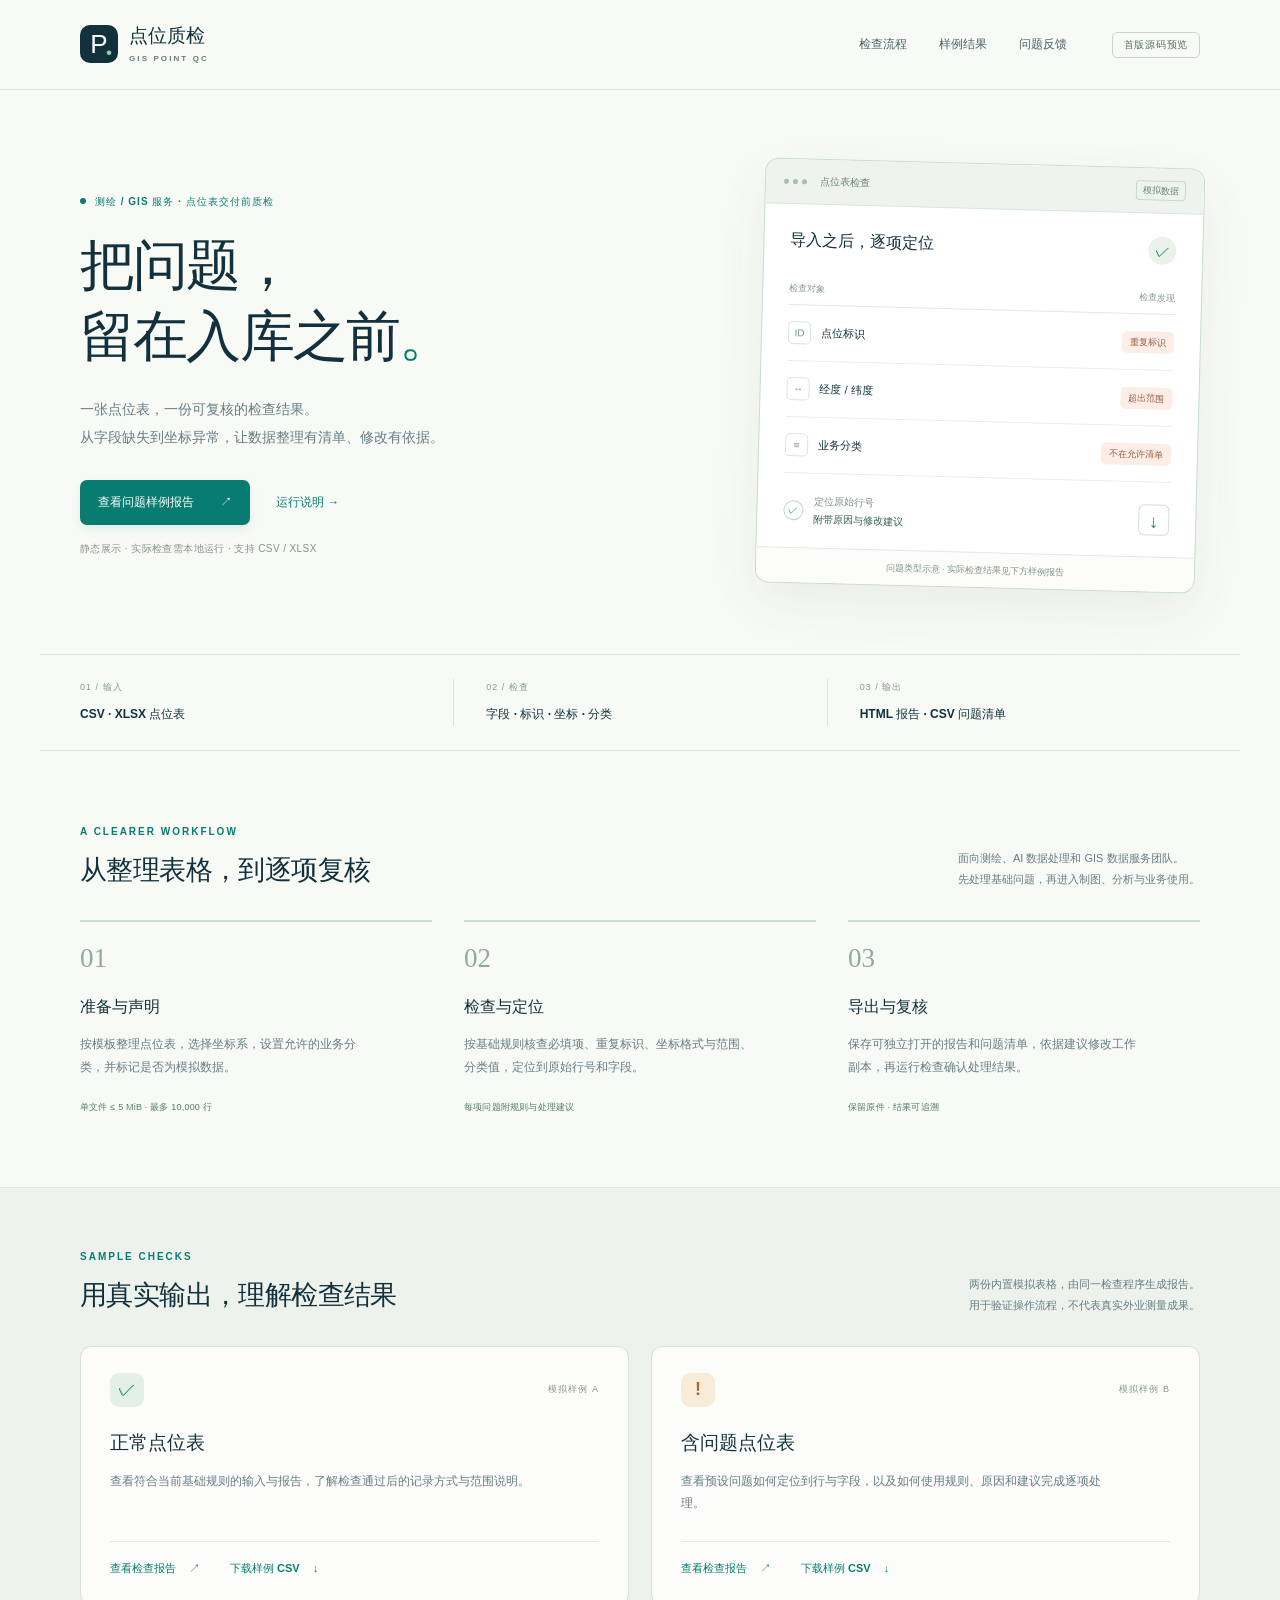
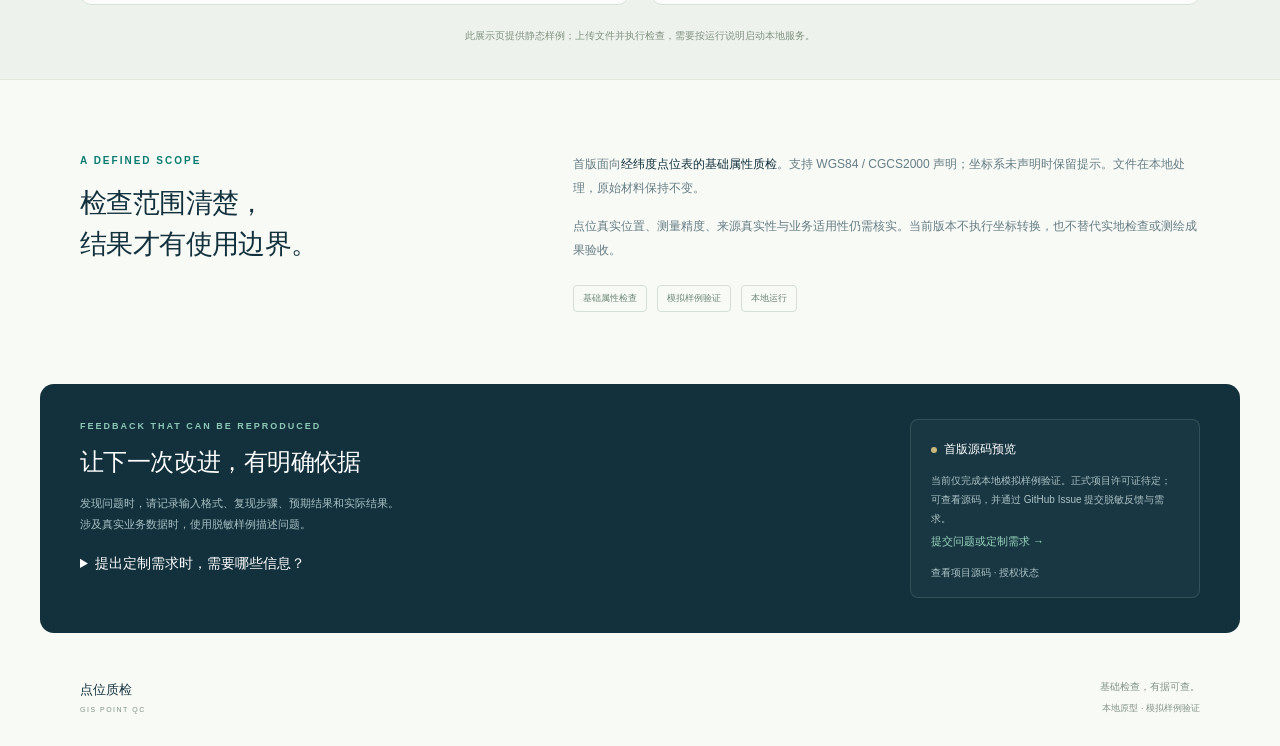
<file: docs/index.html>
<!doctype html>
<html lang="zh-CN">
<head>
  <meta charset="utf-8">
  <meta name="viewport" content="width=device-width, initial-scale=1">
  <meta name="description" content="面向测绘与 GIS 数据服务团队的点位表交付前质检工具：导入 CSV / XLSX，检查字段与坐标，导出可复核的问题清单。">
  <title>点位质检 · 把问题留在入库之前</title>
  <link rel="stylesheet" href="showcase.css">
</head>
<body>
  <a class="skip-link" href="#main">跳到正文</a>
  <header class="site-header"><nav class="shell nav" aria-label="主导航"><a href="index.html" class="brand"><span class="logo" aria-hidden="true">P<span>•</span></span><span>点位质检<small>GIS POINT QC</small></span></a><div class="nav-links"><a href="#workflow">检查流程</a><a href="#samples">样例结果</a><a href="#feedback">问题反馈</a></div><span class="release-tag">首版源码预览</span></nav></header>
  <main id="main">
    <section class="hero shell">
      <div class="hero-copy"><p class="eyebrow"><span></span>测绘 / GIS 服务 · 点位表交付前质检</p><h1>把问题，<br>留在入库之前<span>。</span></h1><p class="hero-lead">一张点位表，一份可复核的检查结果。<br>从字段缺失到坐标异常，让数据整理有清单、修改有依据。</p><div class="hero-actions"><a class="button primary" href="sample-report.html">查看问题样例报告 <span aria-hidden="true">↗</span></a><a class="text-link" href="https://github.com/1999Daniel/gis-point-qc/blob/main/README.md#启动">运行说明 <span aria-hidden="true">→</span></a></div><p class="hero-note">静态展示 · 实际检查需本地运行 · 支持 CSV / XLSX</p></div>
      <div class="hero-preview" aria-label="点位检查结果示意，展示问题类型而非实际统计"><div class="preview-header"><span class="window-dots" aria-hidden="true"><i></i><i></i><i></i></span><span>点位表检查</span><b>模拟数据</b></div><div class="preview-body"><div class="preview-title"><span>导入之后，逐项定位</span><span class="preview-check" aria-hidden="true">✓</span></div><div class="column-labels"><span>检查对象</span><span>检查发现</span></div><div class="preview-row"><span><i class="row-icon" aria-hidden="true">ID</i>点位标识</span><b class="chip error">重复标识</b></div><div class="preview-row"><span><i class="row-icon" aria-hidden="true">↔</i>经度 / 纬度</span><b class="chip error">超出范围</b></div><div class="preview-row"><span><i class="row-icon" aria-hidden="true">≡</i>业务分类</span><b class="chip error">不在允许清单</b></div><div class="preview-footer"><span class="small-check" aria-hidden="true">✓</span><p>定位原始行号<br><strong>附带原因与修改建议</strong></p><span class="document-icon" aria-hidden="true">↓</span></div></div><div class="preview-caption">问题类型示意 · 实际检查结果见下方样例报告</div></div>
    </section>
    <div class="capabilities shell"><div><span>01 / 输入</span><strong>CSV · XLSX 点位表</strong></div><div><span>02 / 检查</span><strong>字段 · 标识 · 坐标 · 分类</strong></div><div><span>03 / 输出</span><strong>HTML 报告 · CSV 问题清单</strong></div></div>

    <section class="section shell" id="workflow"><div class="section-heading"><div><p class="eyebrow">A CLEARER WORKFLOW</p><h2>从整理表格，到逐项复核</h2></div><p>面向测绘、AI 数据处理和 GIS 数据服务团队。<br>先处理基础问题，再进入制图、分析与业务使用。</p></div><div class="workflow-grid"><article><span class="number">01</span><h3>准备与声明</h3><p>按模板整理点位表，选择坐标系，设置允许的业务分类，并标记是否为模拟数据。</p><div class="micro-label">单文件 ≤ 5 MiB · 最多 10,000 行</div></article><article><span class="number">02</span><h3>检查与定位</h3><p>按基础规则核查必填项、重复标识、坐标格式与范围、分类值，定位到原始行号和字段。</p><div class="micro-label">每项问题附规则与处理建议</div></article><article><span class="number">03</span><h3>导出与复核</h3><p>保存可独立打开的报告和问题清单，依据建议修改工作副本，再运行检查确认处理结果。</p><div class="micro-label">保留原件 · 结果可追溯</div></article></div></section>

    <section class="samples-section" id="samples"><div class="shell"><div class="section-heading"><div><p class="eyebrow">SAMPLE CHECKS</p><h2>用真实输出，理解检查结果</h2></div><p>两份内置模拟表格，由同一检查程序生成报告。<br>用于验证操作流程，不代表真实外业测量成果。</p></div><div class="samples-grid"><article class="sample-card"><div class="sample-top"><span class="sample-icon good" aria-hidden="true">✓</span><span class="sample-label">模拟样例 A</span></div><h3>正常点位表</h3><p>查看符合当前基础规则的输入与报告，了解检查通过后的记录方式与范围说明。</p><div class="sample-links"><a href="sample-normal-report.html">查看检查报告 <span aria-hidden="true">↗</span></a><a href="sample-normal.csv" download>下载样例 CSV <span aria-hidden="true">↓</span></a></div></article><article class="sample-card"><div class="sample-top"><span class="sample-icon attention" aria-hidden="true">!</span><span class="sample-label">模拟样例 B</span></div><h3>含问题点位表</h3><p>查看预设问题如何定位到行与字段，以及如何使用规则、原因和建议完成逐项处理。</p><div class="sample-links"><a href="sample-report.html">查看检查报告 <span aria-hidden="true">↗</span></a><a href="sample-issues.csv" download>下载样例 CSV <span aria-hidden="true">↓</span></a></div></article></div><p class="sample-footnote">此展示页提供静态样例；上传文件并执行检查，需要按运行说明启动本地服务。</p></div></section>

    <section class="section shell scope-section"><div><p class="eyebrow">A DEFINED SCOPE</p><h2>检查范围清楚，<br>结果才有使用边界。</h2></div><div class="scope-content"><p>首版面向<strong>经纬度点位表的基础属性质检</strong>。支持 WGS84 / CGCS2000 声明；坐标系未声明时保留提示。文件在本地处理，原始材料保持不变。</p><p>点位真实位置、测量精度、来源真实性与业务适用性仍需核实。当前版本不执行坐标转换，也不替代实地检查或测绘成果验收。</p><div class="scope-tags"><span>基础属性检查</span><span>模拟样例验证</span><span>本地运行</span></div></div></section>

    <section class="feedback shell" id="feedback"><div><p class="eyebrow">FEEDBACK THAT CAN BE REPRODUCED</p><h2>让下一次改进，有明确依据</h2><p>发现问题时，请记录输入格式、复现步骤、预期结果和实际结果。<br>涉及真实业务数据时，使用脱敏样例描述问题。</p><details><summary>提出定制需求时，需要哪些信息？</summary><p>请说明业务目标、输入字段与数据量、现有操作步骤、期望的成果格式和验收要求。先用脱敏文字描述，客户原始数据另行约定交付方式。</p></details></div><aside><span class="status-dot" aria-hidden="true"></span><strong>首版源码预览</strong><p>当前仅完成本地模拟样例验证。正式项目许可证待定；可查看源码，并通过 GitHub Issue 提交脱敏反馈与需求。</p><a class="text-link" href="https://github.com/1999Daniel/gis-point-qc/issues/new/choose">提交问题或定制需求 <span aria-hidden="true">→</span></a><p><a href="https://github.com/1999Daniel/gis-point-qc">查看项目源码</a> · <a href="https://github.com/1999Daniel/gis-point-qc/blob/main/LICENSE_STATUS.md">授权状态</a></p></aside></section>
  </main>
  <footer class="shell footer"><a class="footer-brand" href="index.html">点位质检 <span>GIS POINT QC</span></a><p>基础检查，有据可查。<span>本地原型 · 模拟样例验证</span></p></footer>
</body>
</html>
</file>
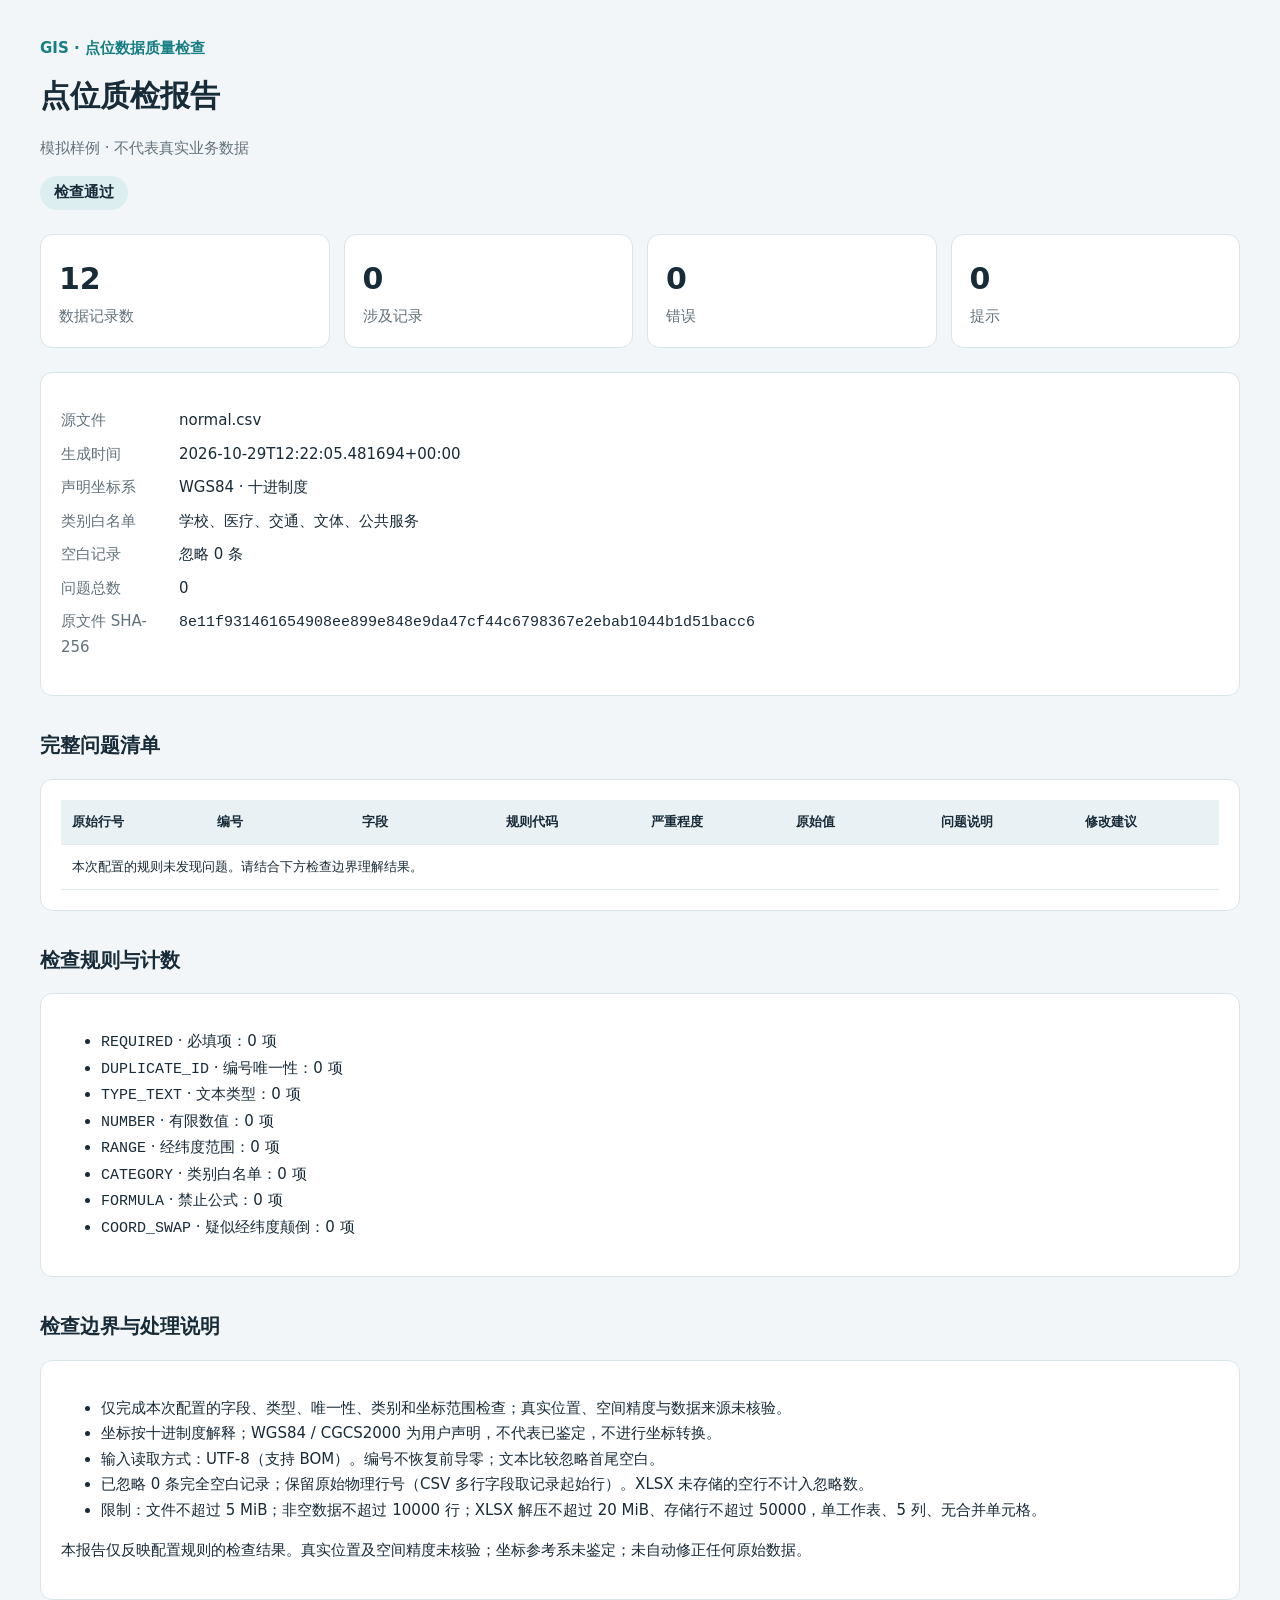
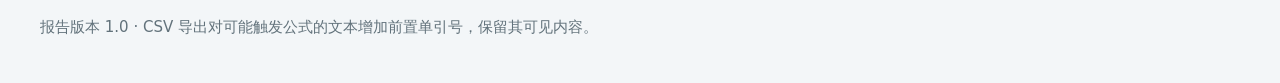
<file: docs/sample-normal-report.html>
<!doctype html><html lang="zh-CN"><head><meta charset="utf-8"><meta name="viewport" content="width=device-width,initial-scale=1"><title>GIS 点位质检报告</title>
<style>body{margin:0;background:#f3f6f8;color:#182b38;font:15px/1.7 system-ui,"Microsoft YaHei",sans-serif}main{max-width:1200px;margin:auto;padding:36px 24px}h1{font-size:30px;margin:8px 0}h2{font-size:20px;margin-top:32px}.kicker{color:#177e83;font-weight:700}.muted{color:#62727b}.cards{display:grid;grid-template-columns:repeat(4,1fr);gap:14px;margin:24px 0}.card{background:white;border:1px solid #d9e4e8;border-radius:12px;padding:18px}.card strong{display:block;font-size:30px}.card span{color:#62727b}.status{display:inline-block;padding:4px 14px;border-radius:20px;background:#dceef0;font-weight:700}.panel{background:white;border-radius:12px;padding:20px;border:1px solid #d9e4e8}.table-wrap{overflow:auto}table{width:100%;border-collapse:collapse;font-size:13px}td,th{padding:11px;text-align:left;vertical-align:top;border-bottom:1px solid #e3ebef;overflow-wrap:anywhere;min-width:65px}th{background:#eaf1f4}td{white-space:pre-wrap}dl{display:grid;grid-template-columns:110px 1fr;gap:8px}dt{color:#62727b}dd{margin:0;overflow-wrap:anywhere}code{font-family:Consolas,monospace}@media(max-width:650px){.cards{grid-template-columns:repeat(2,1fr)}main{padding:20px 12px}dl{grid-template-columns:1fr}}@media print{body{background:white}main{max-width:none;padding:0}.table-wrap{overflow:visible}table{font-size:10px}td,th{min-width:0;padding:5px}}</style></head>
<body><main><div class="kicker">GIS · 点位数据质量检查</div><h1>点位质检报告</h1><p class="muted">模拟样例 · 不代表真实业务数据</p><span class="status">检查通过</span>
<div class="cards"><div class="card"><strong>12</strong><span>数据记录数</span></div><div class="card"><strong>0</strong><span>涉及记录</span></div><div class="card"><strong>0</strong><span>错误</span></div><div class="card"><strong>0</strong><span>提示</span></div></div><section class="panel"><dl><dt>源文件</dt><dd>normal.csv</dd><dt>生成时间</dt><dd>2026-10-29T12:22:05.481694+00:00</dd><dt>声明坐标系</dt><dd>WGS84 · 十进制度</dd><dt>类别白名单</dt><dd>学校、医疗、交通、文体、公共服务</dd><dt>空白记录</dt><dd>忽略 0 条</dd><dt>问题总数</dt><dd>0</dd><dt>原文件 SHA-256</dt><dd><code>8e11f931461654908ee899e848e9da47cf44c6798367e2ebab1044b1d51bacc6</code></dd></dl></section>
<h2>完整问题清单</h2><div class="panel table-wrap"><table><thead><tr><th>原始行号</th><th>编号</th><th>字段</th><th>规则代码</th><th>严重程度</th><th>原始值</th><th>问题说明</th><th>修改建议</th></tr></thead><tbody><tr><td colspan="8">本次配置的规则未发现问题。请结合下方检查边界理解结果。</td></tr></tbody></table></div>
<h2>检查规则与计数</h2><div class="panel"><ul><li><code>REQUIRED</code> · 必填项：0 项</li><li><code>DUPLICATE_ID</code> · 编号唯一性：0 项</li><li><code>TYPE_TEXT</code> · 文本类型：0 项</li><li><code>NUMBER</code> · 有限数值：0 项</li><li><code>RANGE</code> · 经纬度范围：0 项</li><li><code>CATEGORY</code> · 类别白名单：0 项</li><li><code>FORMULA</code> · 禁止公式：0 项</li><li><code>COORD_SWAP</code> · 疑似经纬度颠倒：0 项</li></ul></div><h2>检查边界与处理说明</h2><div class="panel"><ul><li>仅完成本次配置的字段、类型、唯一性、类别和坐标范围检查；真实位置、空间精度与数据来源未核验。</li><li>坐标按十进制度解释；WGS84 / CGCS2000 为用户声明，不代表已鉴定，不进行坐标转换。</li><li>输入读取方式：UTF-8（支持 BOM）。编号不恢复前导零；文本比较忽略首尾空白。</li><li>已忽略 0 条完全空白记录；保留原始物理行号（CSV 多行字段取记录起始行）。XLSX 未存储的空行不计入忽略数。</li><li>限制：文件不超过 5 MiB；非空数据不超过 10000 行；XLSX 解压不超过 20 MiB、存储行不超过 50000，单工作表、5 列、无合并单元格。</li></ul><p>本报告仅反映配置规则的检查结果。真实位置及空间精度未核验；坐标参考系未鉴定；未自动修正任何原始数据。</p></div><p class="muted">报告版本 1.0 · CSV 导出对可能触发公式的文本增加前置单引号，保留其可见内容。</p></main></body></html>
</file>
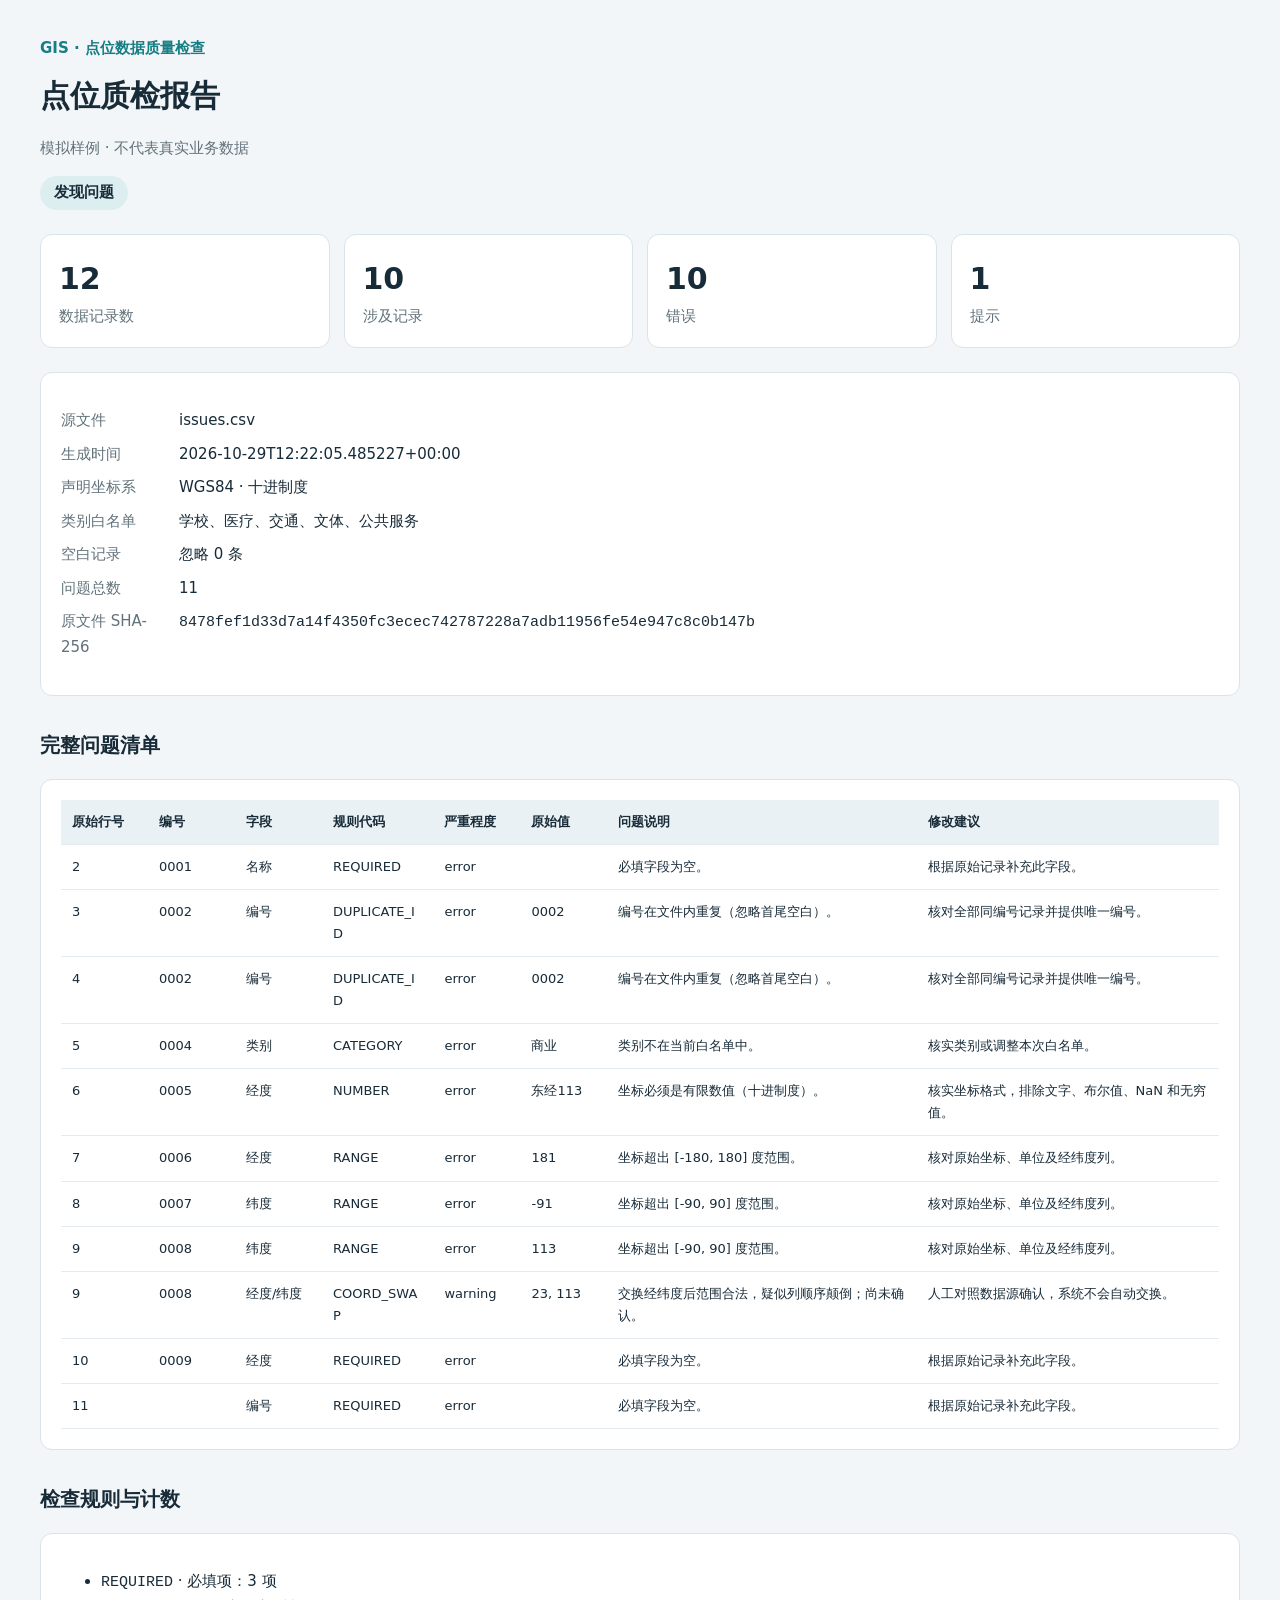
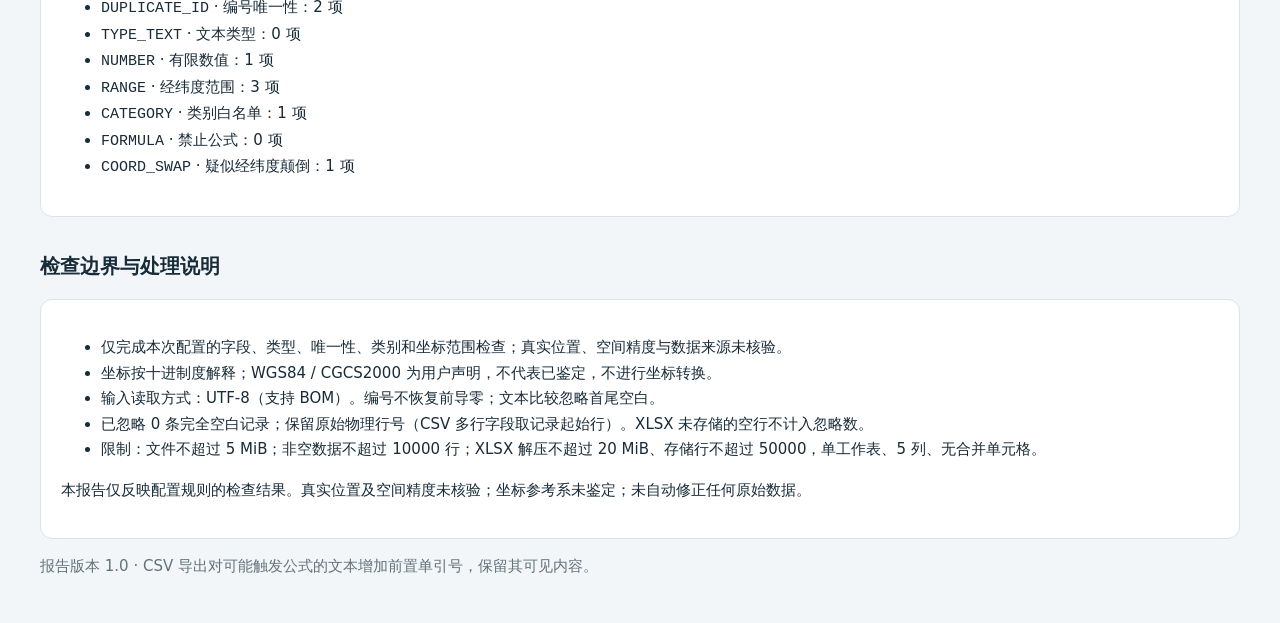
<file: docs/sample-report.html>
<!doctype html><html lang="zh-CN"><head><meta charset="utf-8"><meta name="viewport" content="width=device-width,initial-scale=1"><title>GIS 点位质检报告</title>
<style>body{margin:0;background:#f3f6f8;color:#182b38;font:15px/1.7 system-ui,"Microsoft YaHei",sans-serif}main{max-width:1200px;margin:auto;padding:36px 24px}h1{font-size:30px;margin:8px 0}h2{font-size:20px;margin-top:32px}.kicker{color:#177e83;font-weight:700}.muted{color:#62727b}.cards{display:grid;grid-template-columns:repeat(4,1fr);gap:14px;margin:24px 0}.card{background:white;border:1px solid #d9e4e8;border-radius:12px;padding:18px}.card strong{display:block;font-size:30px}.card span{color:#62727b}.status{display:inline-block;padding:4px 14px;border-radius:20px;background:#dceef0;font-weight:700}.panel{background:white;border-radius:12px;padding:20px;border:1px solid #d9e4e8}.table-wrap{overflow:auto}table{width:100%;border-collapse:collapse;font-size:13px}td,th{padding:11px;text-align:left;vertical-align:top;border-bottom:1px solid #e3ebef;overflow-wrap:anywhere;min-width:65px}th{background:#eaf1f4}td{white-space:pre-wrap}dl{display:grid;grid-template-columns:110px 1fr;gap:8px}dt{color:#62727b}dd{margin:0;overflow-wrap:anywhere}code{font-family:Consolas,monospace}@media(max-width:650px){.cards{grid-template-columns:repeat(2,1fr)}main{padding:20px 12px}dl{grid-template-columns:1fr}}@media print{body{background:white}main{max-width:none;padding:0}.table-wrap{overflow:visible}table{font-size:10px}td,th{min-width:0;padding:5px}}</style></head>
<body><main><div class="kicker">GIS · 点位数据质量检查</div><h1>点位质检报告</h1><p class="muted">模拟样例 · 不代表真实业务数据</p><span class="status">发现问题</span>
<div class="cards"><div class="card"><strong>12</strong><span>数据记录数</span></div><div class="card"><strong>10</strong><span>涉及记录</span></div><div class="card"><strong>10</strong><span>错误</span></div><div class="card"><strong>1</strong><span>提示</span></div></div><section class="panel"><dl><dt>源文件</dt><dd>issues.csv</dd><dt>生成时间</dt><dd>2026-10-29T12:22:05.485227+00:00</dd><dt>声明坐标系</dt><dd>WGS84 · 十进制度</dd><dt>类别白名单</dt><dd>学校、医疗、交通、文体、公共服务</dd><dt>空白记录</dt><dd>忽略 0 条</dd><dt>问题总数</dt><dd>11</dd><dt>原文件 SHA-256</dt><dd><code>8478fef1d33d7a14f4350fc3ecec742787228a7adb11956fe54e947c8c0b147b</code></dd></dl></section>
<h2>完整问题清单</h2><div class="panel table-wrap"><table><thead><tr><th>原始行号</th><th>编号</th><th>字段</th><th>规则代码</th><th>严重程度</th><th>原始值</th><th>问题说明</th><th>修改建议</th></tr></thead><tbody><tr><td>2</td><td>0001</td><td>名称</td><td>REQUIRED</td><td>error</td><td></td><td>必填字段为空。</td><td>根据原始记录补充此字段。</td></tr><tr><td>3</td><td>0002</td><td>编号</td><td>DUPLICATE_ID</td><td>error</td><td>0002</td><td>编号在文件内重复（忽略首尾空白）。</td><td>核对全部同编号记录并提供唯一编号。</td></tr><tr><td>4</td><td>0002</td><td>编号</td><td>DUPLICATE_ID</td><td>error</td><td>0002</td><td>编号在文件内重复（忽略首尾空白）。</td><td>核对全部同编号记录并提供唯一编号。</td></tr><tr><td>5</td><td>0004</td><td>类别</td><td>CATEGORY</td><td>error</td><td>商业</td><td>类别不在当前白名单中。</td><td>核实类别或调整本次白名单。</td></tr><tr><td>6</td><td>0005</td><td>经度</td><td>NUMBER</td><td>error</td><td>东经113</td><td>坐标必须是有限数值（十进制度）。</td><td>核实坐标格式，排除文字、布尔值、NaN 和无穷值。</td></tr><tr><td>7</td><td>0006</td><td>经度</td><td>RANGE</td><td>error</td><td>181</td><td>坐标超出 [-180, 180] 度范围。</td><td>核对原始坐标、单位及经纬度列。</td></tr><tr><td>8</td><td>0007</td><td>纬度</td><td>RANGE</td><td>error</td><td>-91</td><td>坐标超出 [-90, 90] 度范围。</td><td>核对原始坐标、单位及经纬度列。</td></tr><tr><td>9</td><td>0008</td><td>纬度</td><td>RANGE</td><td>error</td><td>113</td><td>坐标超出 [-90, 90] 度范围。</td><td>核对原始坐标、单位及经纬度列。</td></tr><tr><td>9</td><td>0008</td><td>经度/纬度</td><td>COORD_SWAP</td><td>warning</td><td>23, 113</td><td>交换经纬度后范围合法，疑似列顺序颠倒；尚未确认。</td><td>人工对照数据源确认，系统不会自动交换。</td></tr><tr><td>10</td><td>0009</td><td>经度</td><td>REQUIRED</td><td>error</td><td></td><td>必填字段为空。</td><td>根据原始记录补充此字段。</td></tr><tr><td>11</td><td></td><td>编号</td><td>REQUIRED</td><td>error</td><td></td><td>必填字段为空。</td><td>根据原始记录补充此字段。</td></tr></tbody></table></div>
<h2>检查规则与计数</h2><div class="panel"><ul><li><code>REQUIRED</code> · 必填项：3 项</li><li><code>DUPLICATE_ID</code> · 编号唯一性：2 项</li><li><code>TYPE_TEXT</code> · 文本类型：0 项</li><li><code>NUMBER</code> · 有限数值：1 项</li><li><code>RANGE</code> · 经纬度范围：3 项</li><li><code>CATEGORY</code> · 类别白名单：1 项</li><li><code>FORMULA</code> · 禁止公式：0 项</li><li><code>COORD_SWAP</code> · 疑似经纬度颠倒：1 项</li></ul></div><h2>检查边界与处理说明</h2><div class="panel"><ul><li>仅完成本次配置的字段、类型、唯一性、类别和坐标范围检查；真实位置、空间精度与数据来源未核验。</li><li>坐标按十进制度解释；WGS84 / CGCS2000 为用户声明，不代表已鉴定，不进行坐标转换。</li><li>输入读取方式：UTF-8（支持 BOM）。编号不恢复前导零；文本比较忽略首尾空白。</li><li>已忽略 0 条完全空白记录；保留原始物理行号（CSV 多行字段取记录起始行）。XLSX 未存储的空行不计入忽略数。</li><li>限制：文件不超过 5 MiB；非空数据不超过 10000 行；XLSX 解压不超过 20 MiB、存储行不超过 50000，单工作表、5 列、无合并单元格。</li></ul><p>本报告仅反映配置规则的检查结果。真实位置及空间精度未核验；坐标参考系未鉴定；未自动修正任何原始数据。</p></div><p class="muted">报告版本 1.0 · CSV 导出对可能触发公式的文本增加前置单引号，保留其可见内容。</p></main></body></html>
</file>
<file: docs/showcase.css>
:root{--navy:#12313d;--muted:#667d84;--teal:#087c70;--line:#d9e4e0;--paper:#f8faf6;--mint:#edf4ec;font-family:"Segoe UI","Microsoft YaHei","PingFang SC",sans-serif;color:var(--navy);font-synthesis:none;scroll-behavior:smooth}*{box-sizing:border-box}body{margin:0;background:var(--paper);font-size:14px;line-height:1.8}a{color:inherit;text-decoration:none}a:hover{text-decoration:underline}a:focus-visible{outline:3px solid #d59a46;outline-offset:5px}h1,h2,h3,p{margin:0}button,a{-webkit-tap-highlight-color:transparent}.shell{max-width:1200px;margin:0 auto;padding-left:40px;padding-right:40px}.skip-link{position:fixed;left:20px;top:-80px;background:var(--navy);color:#fff;padding:10px 18px;z-index:10}.skip-link:focus{top:10px}.site-header{border-bottom:1px solid var(--line)}.nav{height:89px;display:flex;align-items:center;gap:45px}.brand{display:flex;align-items:center;gap:11px;font-size:19px;font-weight:700;line-height:1.2}.brand:hover{text-decoration:none}.brand small{display:block;color:var(--muted);font-size:8px;letter-spacing:2.1px;margin-top:6px}.logo{width:38px;height:38px;display:grid;place-content:center;background:var(--navy);color:white;border-radius:10px;font-size:26px;position:relative;line-height:1;font-weight:500}.logo span{position:absolute;font-size:17px;right:6px;bottom:2px;color:#87d3af}.nav-links{display:flex;gap:32px;margin-left:auto;font-size:12px;color:#4a6269}.release-tag{font-size:10px;letter-spacing:.7px;border:1px solid #c7d7ce;border-radius:5px;padding:3px 11px;color:#577268}.hero{display:grid;grid-template-columns:1fr 440px;gap:66px;padding-top:73px;padding-bottom:66px;align-items:center}.eyebrow{color:var(--teal);letter-spacing:2px;font-size:10px;font-weight:700;line-height:1.7;margin-bottom:20px}.hero .eyebrow{letter-spacing:1px;display:flex;align-items:center;gap:9px}.hero .eyebrow>span{height:6px;width:6px;border-radius:50%;background:var(--teal)}h1{font-size:55px;line-height:1.3;letter-spacing:-1.8px;font-weight:750;margin-bottom:22px}h1>span{color:var(--teal)}.hero-lead{font-size:14px;color:var(--muted);line-height:2}.hero-actions{display:flex;align-items:center;gap:26px;margin-top:29px}.button{display:inline-flex;align-items:center;gap:26px;border-radius:7px;padding:12px 18px;font-size:12px;font-weight:600}.button.primary{background:var(--teal);color:#fff;box-shadow:0 4px 8px #087c701a}.button:hover{background:#05675e;text-decoration:none}.text-link{color:var(--teal);font-size:12px;font-weight:600}.hero-note{font-size:10px;color:#85958d;margin-top:15px;letter-spacing:.4px}.hero-preview{border:1px solid #c9dbd1;border-radius:14px;overflow:hidden;box-shadow:0 20px 50px #254d3512;background:white;transform:rotate(1.5deg);position:relative}.preview-header{background:#eef3ef;display:flex;align-items:center;padding:12px 18px;gap:13px;font-size:10px;color:#6d847a;border-bottom:1px solid #dce7dd}.window-dots{display:flex;gap:4px}.window-dots i{width:5px;height:5px;border-radius:50%;background:#a6bdb0}.preview-header>b{margin-left:auto;font-size:9px;font-weight:400;border:1px solid #c9d8ca;padding:1px 6px;border-radius:4px}.preview-body{padding:22px 26px 0}.preview-title{display:flex;align-items:center;justify-content:space-between;font-weight:700;font-size:16px;margin-bottom:25px}.preview-check{height:28px;width:28px;display:grid;place-items:center;background:#e9f3ea;border-radius:50%;color:var(--teal);font-size:15px}.column-labels{display:flex;justify-content:space-between;font-size:9px;color:#8b9b96;padding-bottom:8px;border-bottom:1px solid #e0e9e3}.preview-row{display:flex;justify-content:space-between;align-items:center;padding:16px 0;border-bottom:1px solid #e9eeea;font-size:11px}.preview-row>span{display:flex;align-items:center;gap:10px}.row-icon{font-style:normal;color:#779489;width:23px;height:23px;border:1px solid #dbe5de;border-radius:5px;display:grid;place-items:center;font-size:10px}.chip{padding:3px 8px;border-radius:5px;font-size:9px;font-weight:500}.chip.error{background:#fceee7;color:#9c583d}.chip.warning{background:#faf2dc;color:#8c702a}.preview-footer{display:flex;align-items:center;gap:10px;padding:19px 0}.preview-footer p{font-size:10px;color:#7a9086;line-height:1.8}.preview-footer p strong{color:#355c50;font-weight:500}.small-check{color:var(--teal);border:1px solid #bfd6c8;border-radius:50%;width:20px;height:20px;display:grid;place-items:center;font-size:10px}.document-icon{margin-left:auto;border:1px solid #cfdfd5;border-radius:6px;height:31px;width:31px;display:grid;place-items:center;color:var(--teal);font-size:18px}.preview-caption{text-align:center;border-top:1px solid #e1e9e3;font-size:9px;color:#86968f;background:#fcfdfb;padding:9px 12px}.capabilities{display:grid;grid-template-columns:repeat(3,1fr);border-top:1px solid var(--line);border-bottom:1px solid var(--line);padding-top:24px;padding-bottom:24px}.capabilities>div{padding-left:32px;border-left:1px solid var(--line)}.capabilities>div:first-child{padding-left:0;border-left:0}.capabilities span{display:block;color:#88988f;font-size:9px;letter-spacing:1px;margin-bottom:5px}.capabilities strong{font-size:12px;font-weight:600}.section{padding-top:72px;padding-bottom:72px}.section-heading{display:flex;justify-content:space-between;align-items:flex-end;gap:30px;margin-bottom:30px}.section-heading .eyebrow{margin-bottom:10px}h2{font-size:27px;line-height:1.5;letter-spacing:-.6px}.section-heading>p{color:var(--muted);font-size:11px;line-height:1.9}.workflow-grid{display:grid;grid-template-columns:repeat(3,1fr);gap:32px}.workflow-grid article{border-top:2px solid #cbdccf;padding:23px 0 0}.number{font-family:Georgia,serif;font-size:27px;color:#8faa9d;line-height:1}.workflow-grid h3{font-size:16px;margin:18px 0 11px}.workflow-grid p{font-size:12px;color:var(--muted);line-height:1.9;max-width:295px}.micro-label{color:#547d6c;font-size:9px;margin-top:20px;letter-spacing:.2px}.samples-section{background:#edf3ec;border-top:1px solid #e1e9dd;border-bottom:1px solid #e1e9dd;padding:60px 0 34px}.samples-grid{display:grid;grid-template-columns:1fr 1fr;gap:22px}.sample-card{padding:26px 29px;background:#fcfdfb;border:1px solid #d8e2d8;border-radius:11px}.sample-top{display:flex;align-items:center;justify-content:space-between;margin-bottom:19px}.sample-icon{width:34px;height:34px;border-radius:9px;display:grid;place-items:center;font-size:18px;font-weight:600}.sample-icon.good{background:#e4f0e6;color:var(--teal)}.sample-icon.attention{background:#f8ebd8;color:#a36c29}.sample-label{font-size:9px;letter-spacing:1px;color:#87978b}.sample-card h3{font-size:19px;margin-bottom:10px}.sample-card p{font-size:12px;color:var(--muted);line-height:1.9;min-height:46px;max-width:425px}.sample-links{display:flex;gap:30px;margin-top:25px;padding-top:17px;border-top:1px solid #e3eae0;color:var(--teal);font-size:11px;font-weight:600}.sample-links a{display:flex;gap:13px;align-items:center}.sample-footnote{text-align:center;color:#809180;font-size:10px;margin-top:22px}.scope-section{display:grid;grid-template-columns:1fr 1.5fr;gap:75px;align-items:start}.scope-section .eyebrow{margin-bottom:14px}.scope-content>p{color:var(--muted);font-size:12px;line-height:2;margin-bottom:14px}.scope-content strong{color:var(--navy);font-weight:600}.scope-tags{display:flex;gap:10px;flex-wrap:wrap;margin-top:23px}.scope-tags span{border:1px solid #d4dfd6;color:#6c8675;font-size:9px;padding:4px 9px;border-radius:4px}.feedback{display:flex;gap:55px;justify-content:space-between;background:var(--navy);color:#fff;border-radius:14px;padding-top:35px;padding-bottom:35px}.feedback>div{max-width:670px}.feedback .eyebrow{color:#8ec8b7;margin-bottom:10px;font-size:9px}.feedback h2{font-size:24px}.feedback>div>p:not(.eyebrow){font-size:11px;color:#aac1c4;line-height:1.9;margin:13px 0 16px}.feedback .text-link{color:#99d6be;font-size:11px}.feedback aside{position:relative;max-width:290px;min-width:240px;padding:16px 20px 15px;background:#ffffff08;border:1px solid #55716f70;border-radius:8px;align-self:center}.feedback aside strong{font-size:12px;font-weight:500}.status-dot{display:inline-block;width:6px;height:6px;background:#c7b87b;border-radius:50%;margin-right:7px}.feedback aside p{font-size:10px;color:#adc2c4;line-height:1.9;margin-top:10px}.pending-label{display:block;color:#c8d5cc;font-size:9px;margin-top:15px;border-top:1px solid #54706d70;padding-top:10px}.footer{display:flex;justify-content:space-between;align-items:center;padding-top:30px;padding-bottom:30px;margin-top:15px}.footer-brand{font-size:13px;font-weight:600}.footer-brand>span{display:block;font-size:7px;letter-spacing:1.5px;color:#819389;font-weight:400;margin-top:2px}.footer>p{text-align:right;color:#839389;font-size:10px}.footer>p>span{display:block;font-size:9px;margin-top:4px}@media(min-width:1400px){.hero{padding-top:89px;padding-bottom:80px}.hero h1{font-size:60px}.hero-lead{font-size:15px}}@media(max-width:1050px){.hero{grid-template-columns:1fr 380px;gap:35px}.hero h1{font-size:48px}.hero-lead{font-size:12px}.hero-actions{gap:20px}.button{font-size:11px;padding:11px 14px;gap:17px}.text-link{font-size:11px}.section-heading>p{max-width:320px}.scope-section{gap:45px}.feedback{margin-left:25px;margin-right:25px}.preview-body{padding-left:22px;padding-right:22px}}@media(max-width:820px){.shell{padding-left:26px;padding-right:26px}.nav{gap:25px}.nav-links{gap:19px}.release-tag{display:none}.hero{grid-template-columns:1fr;gap:43px;padding-top:52px;padding-bottom:43px}.hero-copy{max-width:620px}.hero h1{font-size:54px}.hero-lead{font-size:14px}.hero-preview{max-width:520px;width:100%;justify-self:center;transform:none}.capabilities{padding-top:22px;padding-bottom:22px}.capabilities strong{font-size:10px}.capabilities>div{padding-left:20px}.capabilities span{font-size:8px}.section{padding-top:52px;padding-bottom:52px}.section-heading{align-items:flex-start;flex-direction:column;gap:13px}.section-heading>p{max-width:none;font-size:12px}.workflow-grid{gap:23px}.workflow-grid p{font-size:11px}.micro-label{font-size:8px}.samples-section{padding-top:45px}.sample-card{padding:23px}.sample-links{gap:20px;flex-wrap:wrap}.scope-section{gap:25px;grid-template-columns:1fr 1.4fr}.feedback{gap:25px;align-items:flex-start}.feedback h2{font-size:21px}.feedback aside{min-width:210px}.feedback>div>p:not(.eyebrow){font-size:10px}.feedback>div>p br{display:none}}@media(max-width:580px){.shell{padding-left:21px;padding-right:21px}.nav{height:76px;gap:15px}.brand{font-size:17px;gap:9px}.logo{width:34px;height:34px;font-size:24px}.brand small{font-size:7px;letter-spacing:1.8px}.nav-links{gap:15px;font-size:10px}.nav-links a:first-child{display:none}.hero{padding-top:39px;padding-bottom:36px;gap:34px}.hero h1{font-size:46px;letter-spacing:-1px;margin-bottom:18px}.hero .eyebrow{font-size:9px;letter-spacing:.2px;margin-bottom:18px}.hero-lead{font-size:12px;line-height:2}.hero-actions{margin-top:24px;gap:22px}.button{font-size:11px;padding:12px 15px;gap:15px}.hero-note{font-size:9px}.preview-title{font-size:15px}.preview-body{padding:20px 21px 0}.preview-row{padding:14px 0}.capabilities{grid-template-columns:1fr;padding-top:0;padding-bottom:0}.capabilities>div,.capabilities>div:first-child{border-left:0;border-bottom:1px solid var(--line);padding:15px 0;display:flex;align-items:center;justify-content:space-between;gap:15px}.capabilities>div:last-child{border-bottom:0}.capabilities span{font-size:9px;margin:0}.capabilities strong{font-size:11px}.section{padding-top:45px;padding-bottom:45px}h2{font-size:23px}.section-heading{gap:11px;margin-bottom:26px}.section-heading>p{font-size:11px}.section-heading>p br{display:none}.eyebrow{font-size:9px;letter-spacing:1.6px}.workflow-grid{grid-template-columns:1fr;gap:26px}.workflow-grid article{display:grid;grid-template-columns:38px 1fr;gap:0 14px;padding-top:19px}.number{grid-row:1 / 4;font-size:25px;margin-top:5px}.workflow-grid h3{margin:0 0 9px;font-size:16px}.workflow-grid p{max-width:none;font-size:12px}.micro-label{grid-column:2;font-size:9px;margin-top:13px}.samples-grid{grid-template-columns:1fr;gap:16px}.sample-card{padding:22px}.sample-top{margin-bottom:15px}.sample-card p{min-height:0;font-size:11px}.sample-links{margin-top:21px;gap:30px}.sample-footnote{text-align:left;font-size:10px;line-height:1.9}.scope-section{grid-template-columns:1fr;gap:22px}.scope-section h2 br{display:none}.scope-content>p{font-size:11px}.scope-tags{margin-top:19px}.feedback{margin-left:14px;margin-right:14px;flex-direction:column;padding:27px 22px;gap:24px}.feedback h2{font-size:21px}.feedback .eyebrow{font-size:8px;letter-spacing:1px}.feedback>div>p:not(.eyebrow){font-size:11px}.feedback aside{max-width:none;width:100%;padding:16px 18px}.feedback aside p{font-size:11px}.footer{padding-top:21px;padding-bottom:23px;gap:20px}.footer>p{font-size:9px}.footer-brand{font-size:12px}}@media(prefers-reduced-motion:reduce){:root{scroll-behavior:auto}}
</file>
